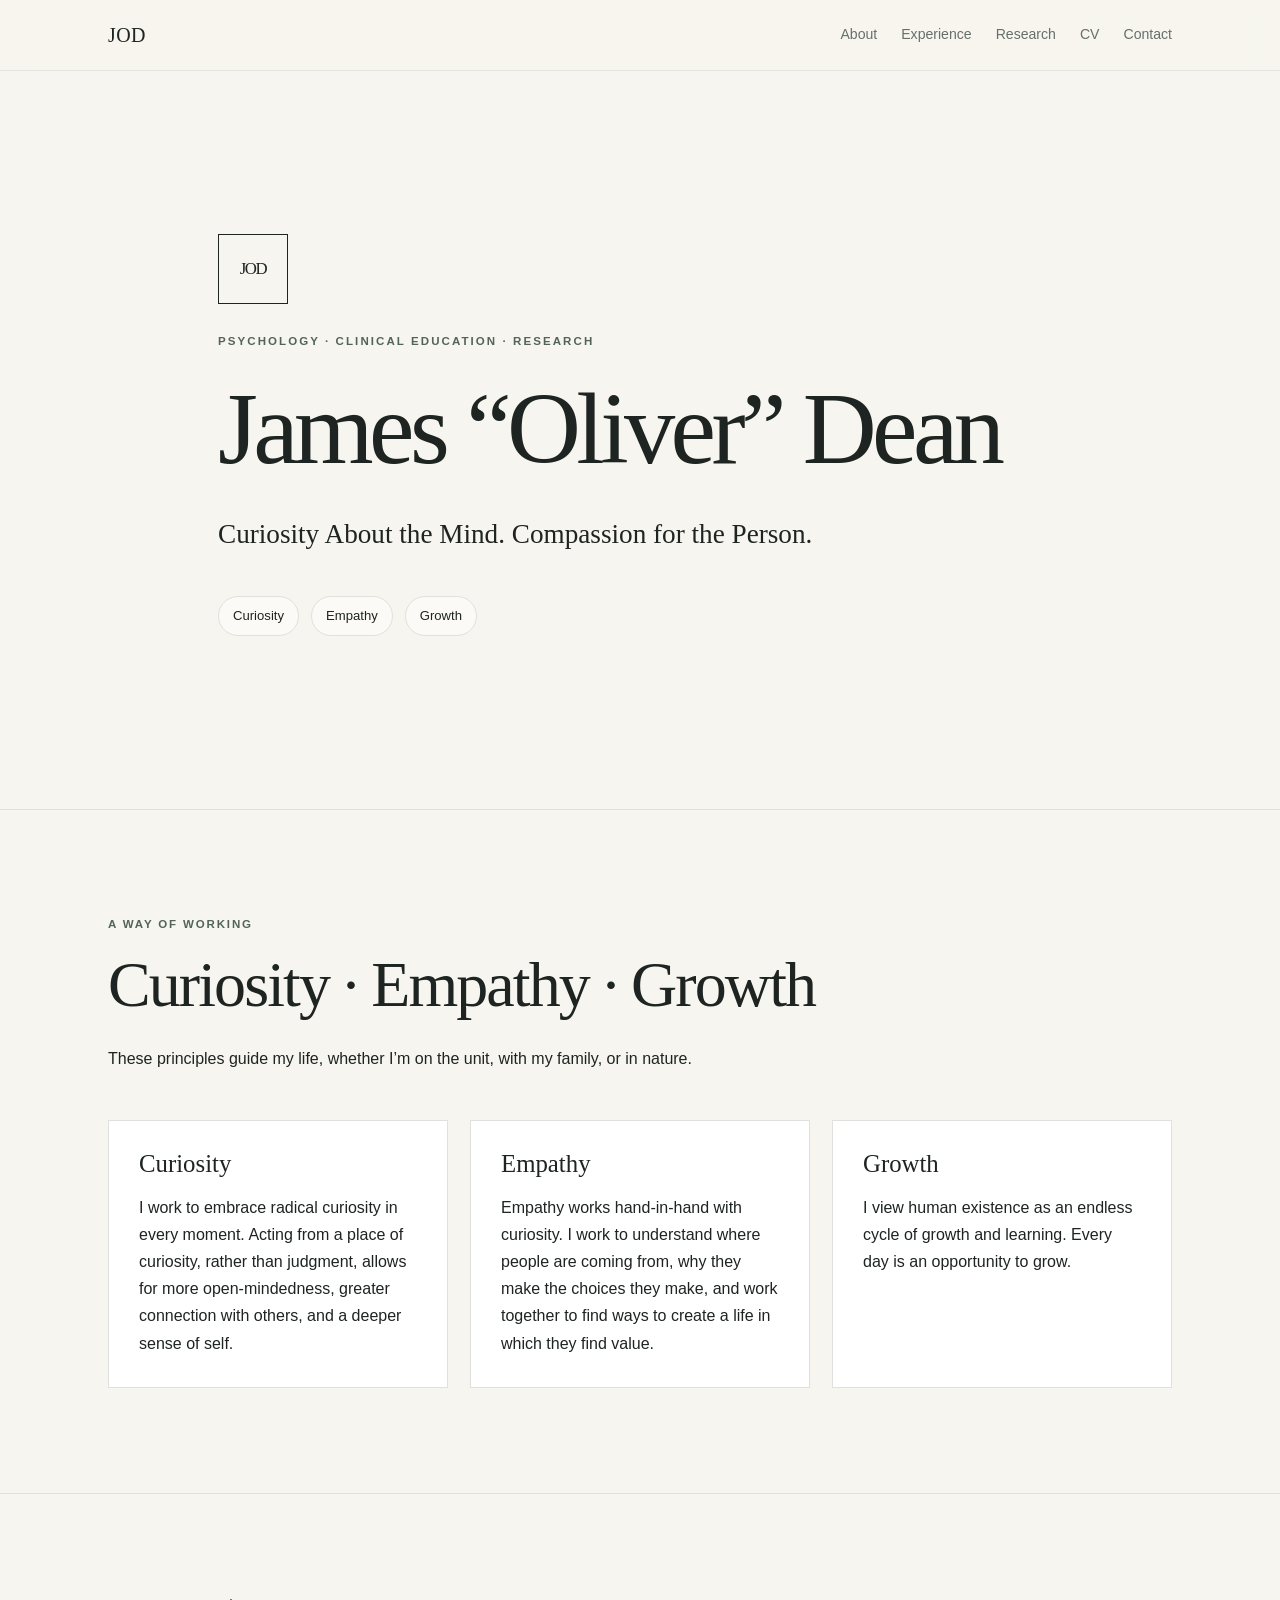
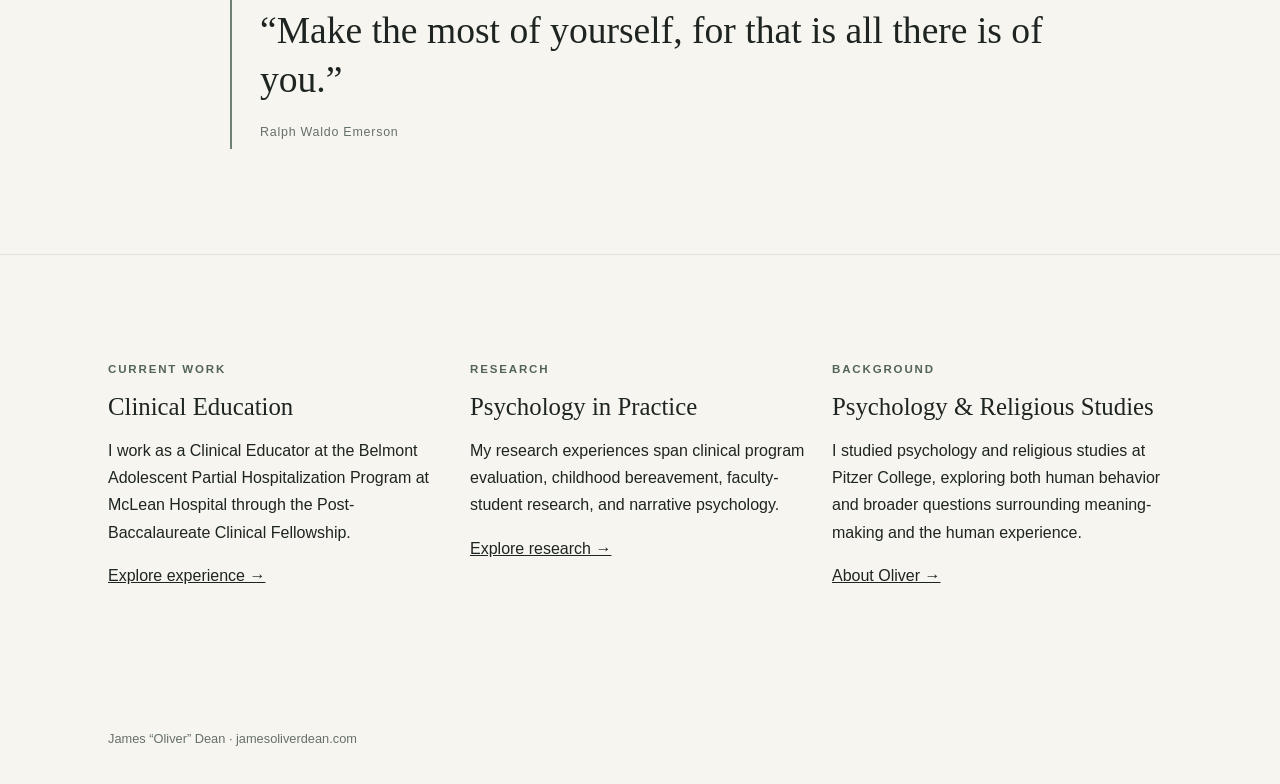
<file: index.html>
<!doctype html>
<html lang="en">
<head>
<meta charset="utf-8">
<meta name="viewport" content="width=device-width, initial-scale=1">
<title>Home · James “Oliver” Dean</title>
<meta name="description" content="James “Oliver” Dean — psychology, clinical education, and research.">
<link rel="stylesheet" href="style.css">
</head>
<body>

<header class="site-header">
  <nav class="nav">
    <a class="brand" href="index.html">JOD</a>
    <div class="nav-links">
      <a href="about.html">About</a>
      <a href="experience.html">Experience</a>
      <a href="research.html">Research</a>
      <a href="cv.html">CV</a>
      <a href="contact.html">Contact</a>
    </div>
  </nav>
</header>

<main>

<section class="hero">
  <div class="container hero-inner">
    <div class="mono" aria-label="JOD monogram">JOD</div>
    <div class="kicker">Psychology · Clinical Education · Research</div>
    <h1>James “Oliver” Dean</h1>
    <p class="lede">Curiosity About the Mind. Compassion for the Person.</p>
    <div class="hero-meta">
      <span class="pill">Curiosity</span><span class="pill">Empathy</span><span class="pill">Growth</span>
    </div>
  </div>
</section>

<section class="section">
  <div class="container">
    <div class="section-intro">
      <div class="section-label">A way of working</div>
      <h2>Curiosity · Empathy · Growth</h2>
      <p>These principles guide my life, whether I’m on the unit, with my family, or in nature.</p>
    </div>
    <div class="grid-3">
      <article class="card"><h3>Curiosity</h3><p>I work to embrace radical curiosity in every moment. Acting from a place of curiosity, rather than judgment, allows for more open-mindedness, greater connection with others, and a deeper sense of self.</p></article>
      <article class="card"><h3>Empathy</h3><p>Empathy works hand-in-hand with curiosity. I work to understand where people are coming from, why they make the choices they make, and work together to find ways to create a life in which they find value.</p></article>
      <article class="card"><h3>Growth</h3><p>I view human existence as an endless cycle of growth and learning. Every day is an opportunity to grow.</p></article>
    </div>
  </div>
</section>

<section class="section">
  <div class="container">
    <div class="quote">“Make the most of yourself, for that is all there is of you.”<cite>Ralph Waldo Emerson</cite></div>
  </div>
</section>

<section class="section">
  <div class="container">
    <div class="grid-3">
      <article><div class="section-label">Current work</div><h3>Clinical Education</h3><p>I work as a Clinical Educator at the Belmont Adolescent Partial Hospitalization Program at McLean Hospital through the Post-Baccalaureate Clinical Fellowship.</p><a href="experience.html">Explore experience →</a></article>
      <article><div class="section-label">Research</div><h3>Psychology in Practice</h3><p>My research experiences span clinical program evaluation, childhood bereavement, faculty-student research, and narrative psychology.</p><a href="research.html">Explore research →</a></article>
      <article><div class="section-label">Background</div><h3>Psychology & Religious Studies</h3><p>I studied psychology and religious studies at Pitzer College, exploring both human behavior and broader questions surrounding meaning-making and the human experience.</p><a href="about.html">About Oliver →</a></article>
    </div>
  </div>
</section>

</main>

<footer class="footer">
  <div class="container">James “Oliver” Dean · jamesoliverdean.com</div>
</footer>

</body>
</html>
</file>
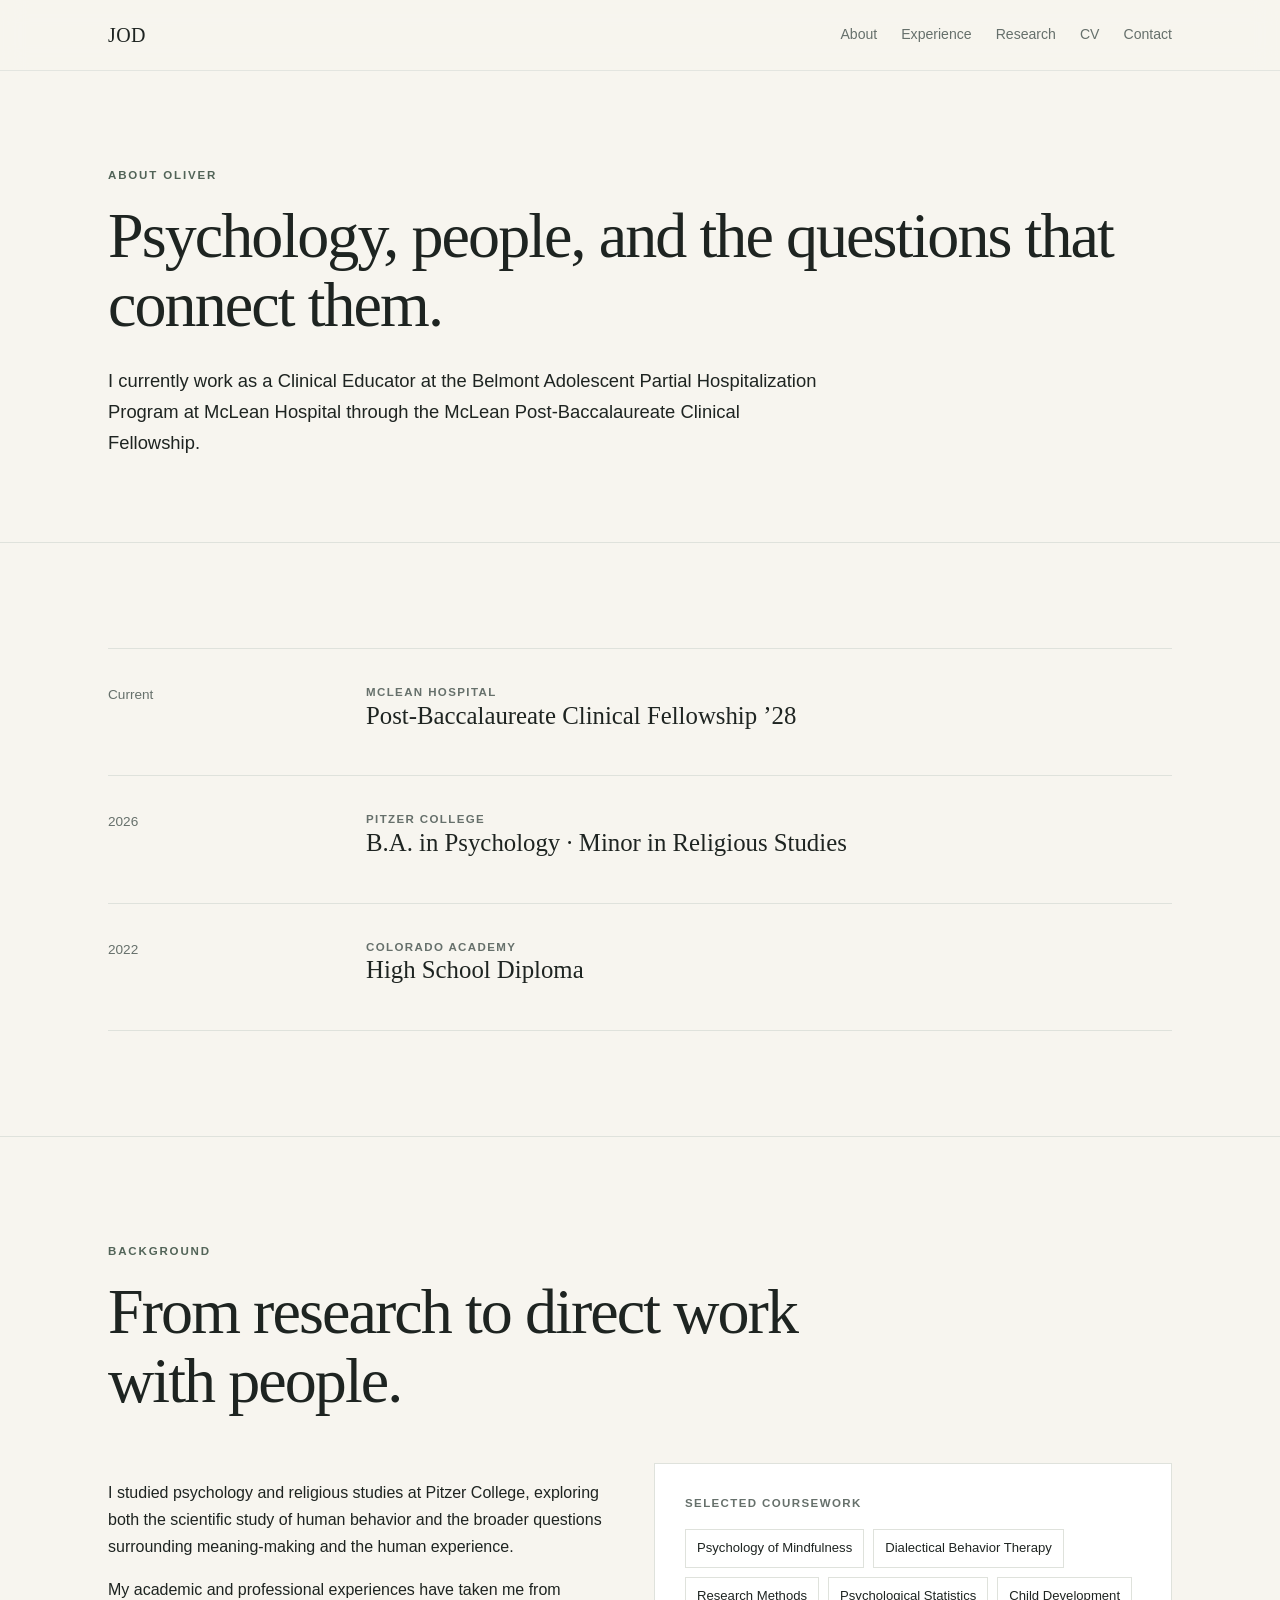
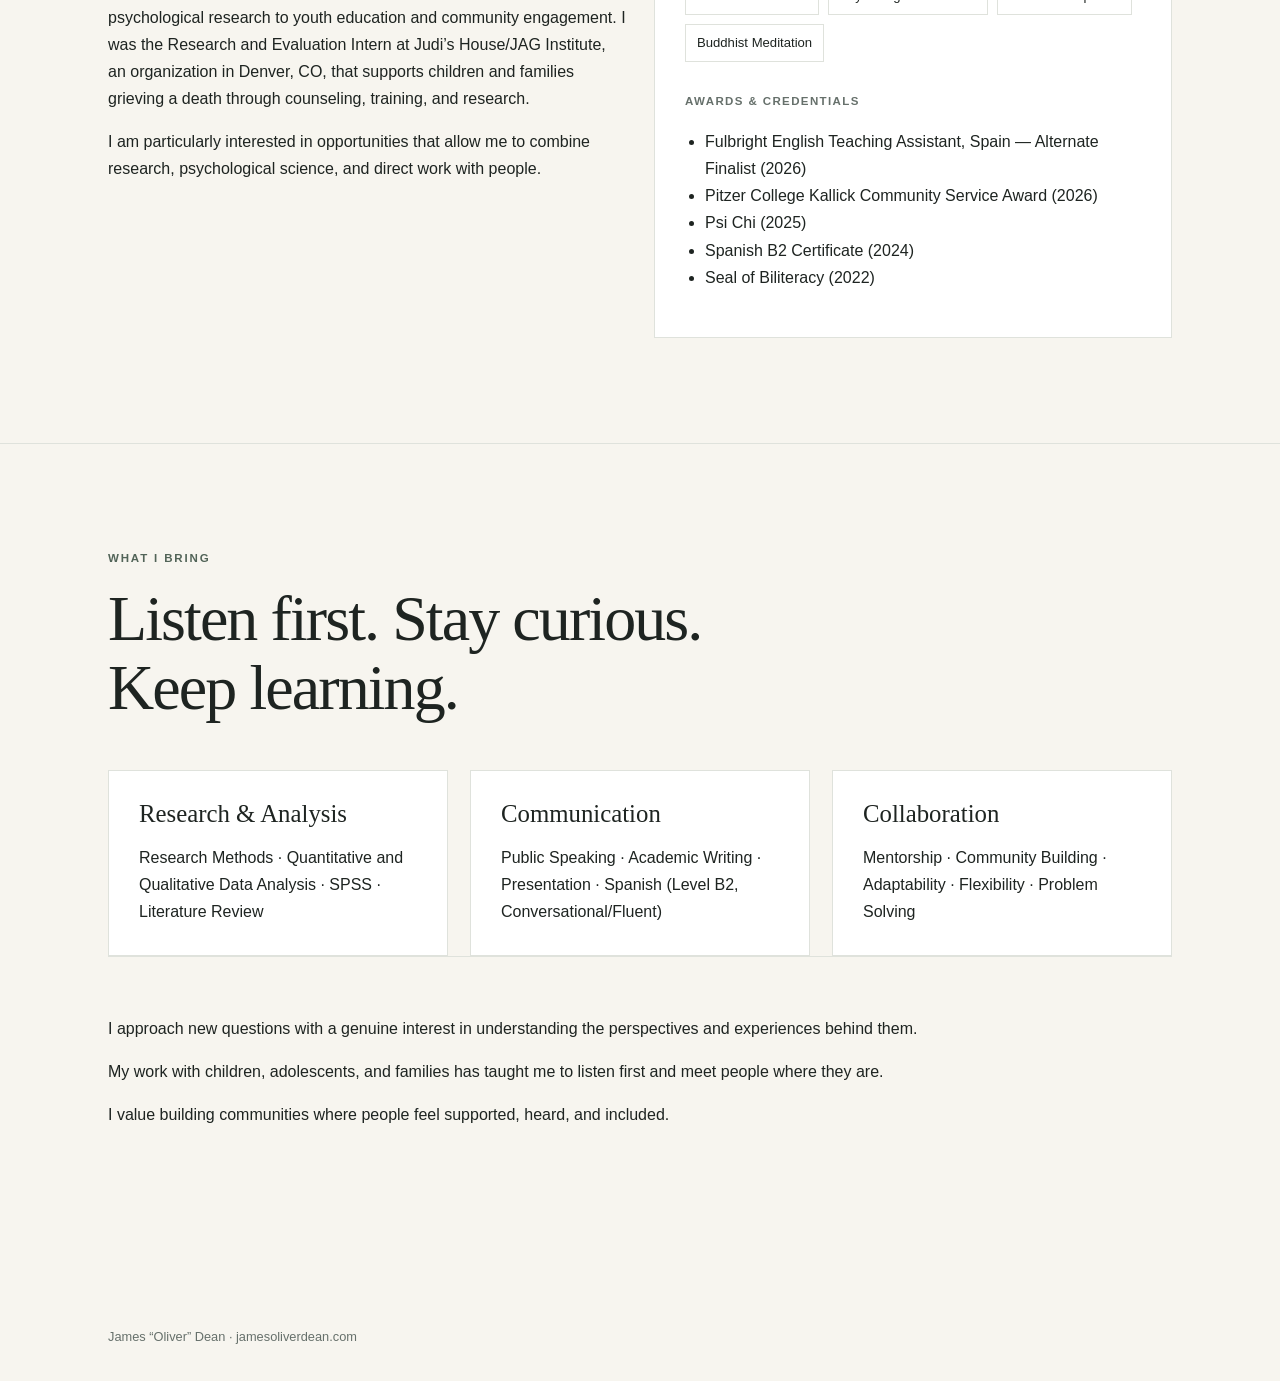
<file: about.html>
<!doctype html>
<html lang="en">
<head>
<meta charset="utf-8">
<meta name="viewport" content="width=device-width, initial-scale=1">
<title>About · James “Oliver” Dean</title>
<meta name="description" content="James “Oliver” Dean — psychology, clinical education, and research.">
<link rel="stylesheet" href="style.css">
</head>
<body>

<header class="site-header">
  <nav class="nav">
    <a class="brand" href="index.html">JOD</a>
    <div class="nav-links">
      <a href="about.html">About</a>
      <a href="experience.html">Experience</a>
      <a href="research.html">Research</a>
      <a href="cv.html">CV</a>
      <a href="contact.html">Contact</a>
    </div>
  </nav>
</header>

<main>

<section class="page-hero">
  <div class="container">
    <div class="section-label">About Oliver</div>
    <h2>Psychology, people, and the questions that connect them.</h2>
    <p>I currently work as a Clinical Educator at the Belmont Adolescent Partial Hospitalization Program at McLean Hospital through the McLean Post-Baccalaureate Clinical Fellowship.</p>
  </div>
</section>

<section class="section">
  <div class="container">
    <div class="timeline">
      <div class="timeline-item"><div class="timeline-date">Current</div><div><div class="eyebrow">McLean Hospital</div><h3>Post-Baccalaureate Clinical Fellowship ’28</h3></div></div>
      <div class="timeline-item"><div class="timeline-date">2026</div><div><div class="eyebrow">Pitzer College</div><h3>B.A. in Psychology · Minor in Religious Studies</h3></div></div>
      <div class="timeline-item"><div class="timeline-date">2022</div><div><div class="eyebrow">Colorado Academy</div><h3>High School Diploma</h3></div></div>
    </div>
  </div>
</section>

<section class="section">
  <div class="container">
    <div class="section-intro">
      <div class="section-label">Background</div>
      <h2>From research to direct work with people.</h2>
    </div>
    <div class="grid-2">
      <div>
        <p>I studied psychology and religious studies at Pitzer College, exploring both the scientific study of human behavior and the broader questions surrounding meaning-making and the human experience.</p>
        <p>My academic and professional experiences have taken me from psychological research to youth education and community engagement. I was the Research and Evaluation Intern at Judi’s House/JAG Institute, an organization in Denver, CO, that supports children and families grieving a death through counseling, training, and research.</p>
        <p>I am particularly interested in opportunities that allow me to combine research, psychological science, and direct work with people.</p>
      </div>
      <div class="card">
        <div class="eyebrow">Selected coursework</div>
        <div class="skills" style="margin-top:16px">
          <span class="skill">Psychology of Mindfulness</span><span class="skill">Dialectical Behavior Therapy</span><span class="skill">Research Methods</span><span class="skill">Psychological Statistics</span><span class="skill">Child Development</span><span class="skill">Buddhist Meditation</span>
        </div>
        <div class="eyebrow" style="margin-top:30px">Awards & credentials</div>
        <ul class="list">
          <li>Fulbright English Teaching Assistant, Spain — Alternate Finalist (2026)</li>
          <li>Pitzer College Kallick Community Service Award (2026)</li>
          <li>Psi Chi (2025)</li>
          <li>Spanish B2 Certificate (2024)</li>
          <li>Seal of Biliteracy (2022)</li>
        </ul>
      </div>
    </div>
  </div>
</section>

<section class="section">
  <div class="container">
    <div class="section-intro"><div class="section-label">What I bring</div><h2>Listen first. Stay curious. Keep learning.</h2></div>
    <div class="grid-3">
      <article class="card"><h3>Research & Analysis</h3><p>Research Methods · Quantitative and Qualitative Data Analysis · SPSS · Literature Review</p></article>
      <article class="card"><h3>Communication</h3><p>Public Speaking · Academic Writing · Presentation · Spanish (Level B2, Conversational/Fluent)</p></article>
      <article class="card"><h3>Collaboration</h3><p>Mentorship · Community Building · Adaptability · Flexibility · Problem Solving</p></article>
    </div>
    <div class="feature">
      <p>I approach new questions with a genuine interest in understanding the perspectives and experiences behind them.</p>
      <p>My work with children, adolescents, and families has taught me to listen first and meet people where they are.</p>
      <p>I value building communities where people feel supported, heard, and included.</p>
    </div>
  </div>
</section>

</main>

<footer class="footer">
  <div class="container">James “Oliver” Dean · jamesoliverdean.com</div>
</footer>

</body>
</html>
</file>
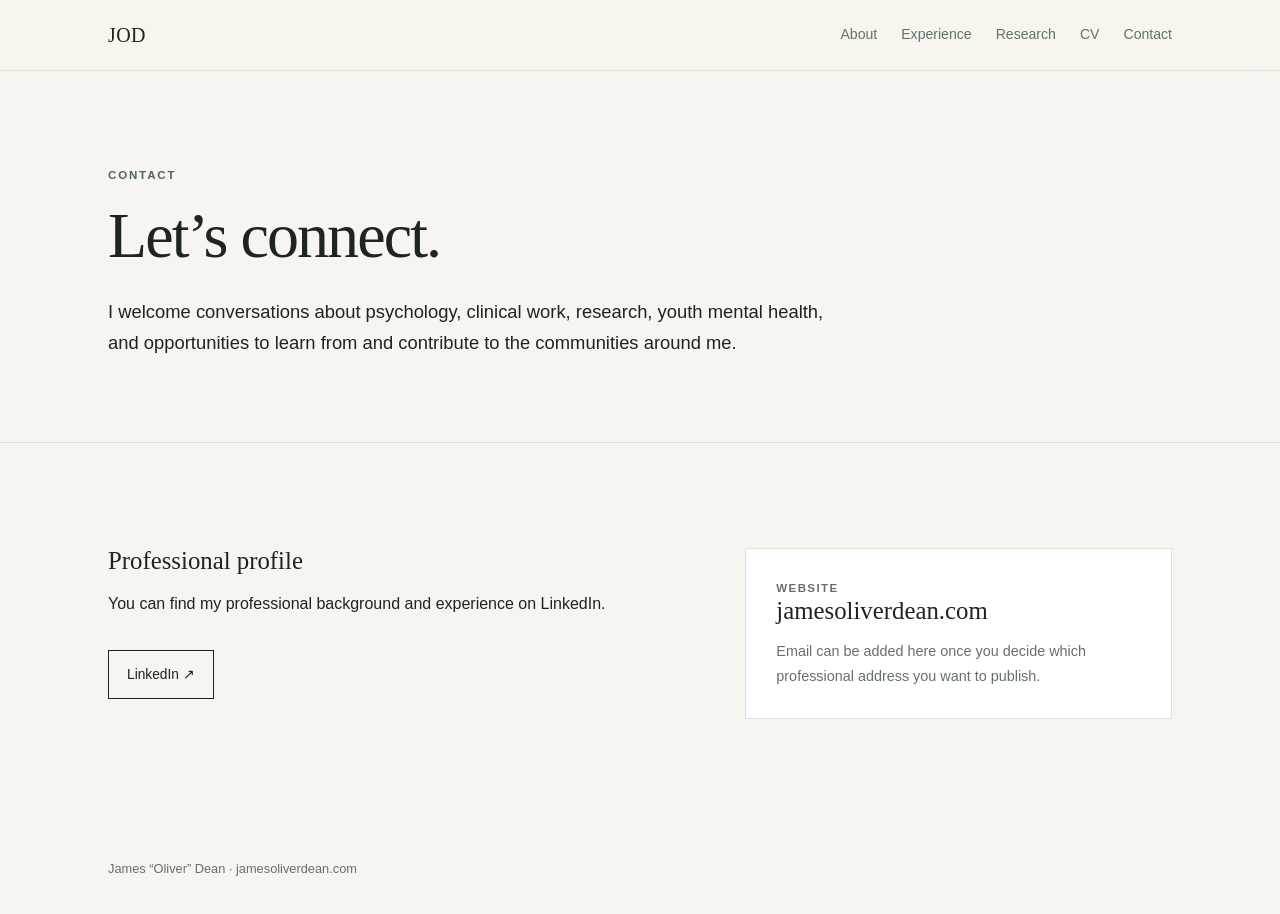
<file: contact.html>
<!doctype html>
<html lang="en">
<head>
<meta charset="utf-8">
<meta name="viewport" content="width=device-width, initial-scale=1">
<title>Contact · James “Oliver” Dean</title>
<meta name="description" content="James “Oliver” Dean — psychology, clinical education, and research.">
<link rel="stylesheet" href="style.css">
</head>
<body>

<header class="site-header">
  <nav class="nav">
    <a class="brand" href="index.html">JOD</a>
    <div class="nav-links">
      <a href="about.html">About</a>
      <a href="experience.html">Experience</a>
      <a href="research.html">Research</a>
      <a href="cv.html">CV</a>
      <a href="contact.html">Contact</a>
    </div>
  </nav>
</header>

<main>

<section class="page-hero">
  <div class="container">
    <div class="section-label">Contact</div>
    <h2>Let’s connect.</h2>
    <p>I welcome conversations about psychology, clinical work, research, youth mental health, and opportunities to learn from and contribute to the communities around me.</p>
  </div>
</section>

<section class="section">
  <div class="container contact-grid">
    <div>
      <h3>Professional profile</h3>
      <p>You can find my professional background and experience on LinkedIn.</p>
      <a class="button" href="https://www.linkedin.com/in/oliverdean" target="_blank" rel="noopener">LinkedIn ↗</a>
    </div>
    <div class="card">
      <div class="eyebrow">Website</div>
      <h3>jamesoliverdean.com</h3>
      <p class="small">Email can be added here once you decide which professional address you want to publish.</p>
    </div>
  </div>
</section>

</main>

<footer class="footer">
  <div class="container">James “Oliver” Dean · jamesoliverdean.com</div>
</footer>

</body>
</html>
</file>
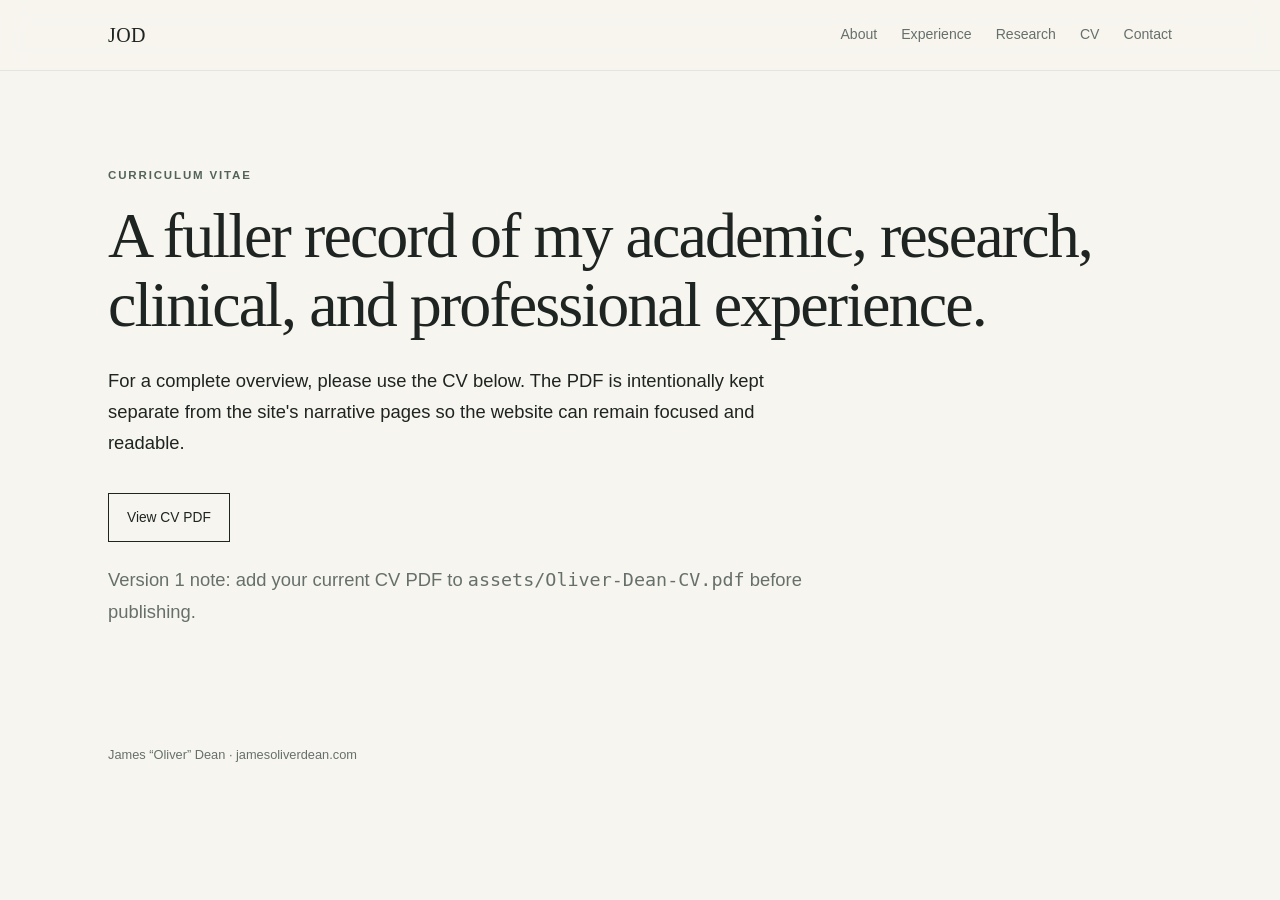
<file: cv.html>
<!doctype html>
<html lang="en">
<head>
<meta charset="utf-8">
<meta name="viewport" content="width=device-width, initial-scale=1">
<title>CV · James “Oliver” Dean</title>
<meta name="description" content="James “Oliver” Dean — psychology, clinical education, and research.">
<link rel="stylesheet" href="style.css">
</head>
<body>

<header class="site-header">
  <nav class="nav">
    <a class="brand" href="index.html">JOD</a>
    <div class="nav-links">
      <a href="about.html">About</a>
      <a href="experience.html">Experience</a>
      <a href="research.html">Research</a>
      <a href="cv.html">CV</a>
      <a href="contact.html">Contact</a>
    </div>
  </nav>
</header>

<main>

<section class="page-hero">
  <div class="container">
    <div class="section-label">Curriculum Vitae</div>
    <h2>A fuller record of my academic, research, clinical, and professional experience.</h2>
    <p>For a complete overview, please use the CV below. The PDF is intentionally kept separate from the site's narrative pages so the website can remain focused and readable.</p>
    <a class="button" href="assets/Oliver-Dean-CV.pdf">View CV PDF</a>
    <p class="small" style="margin-top:22px">Version 1 note: add your current CV PDF to <code>assets/Oliver-Dean-CV.pdf</code> before publishing.</p>
  </div>
</section>

</main>

<footer class="footer">
  <div class="container">James “Oliver” Dean · jamesoliverdean.com</div>
</footer>

</body>
</html>
</file>
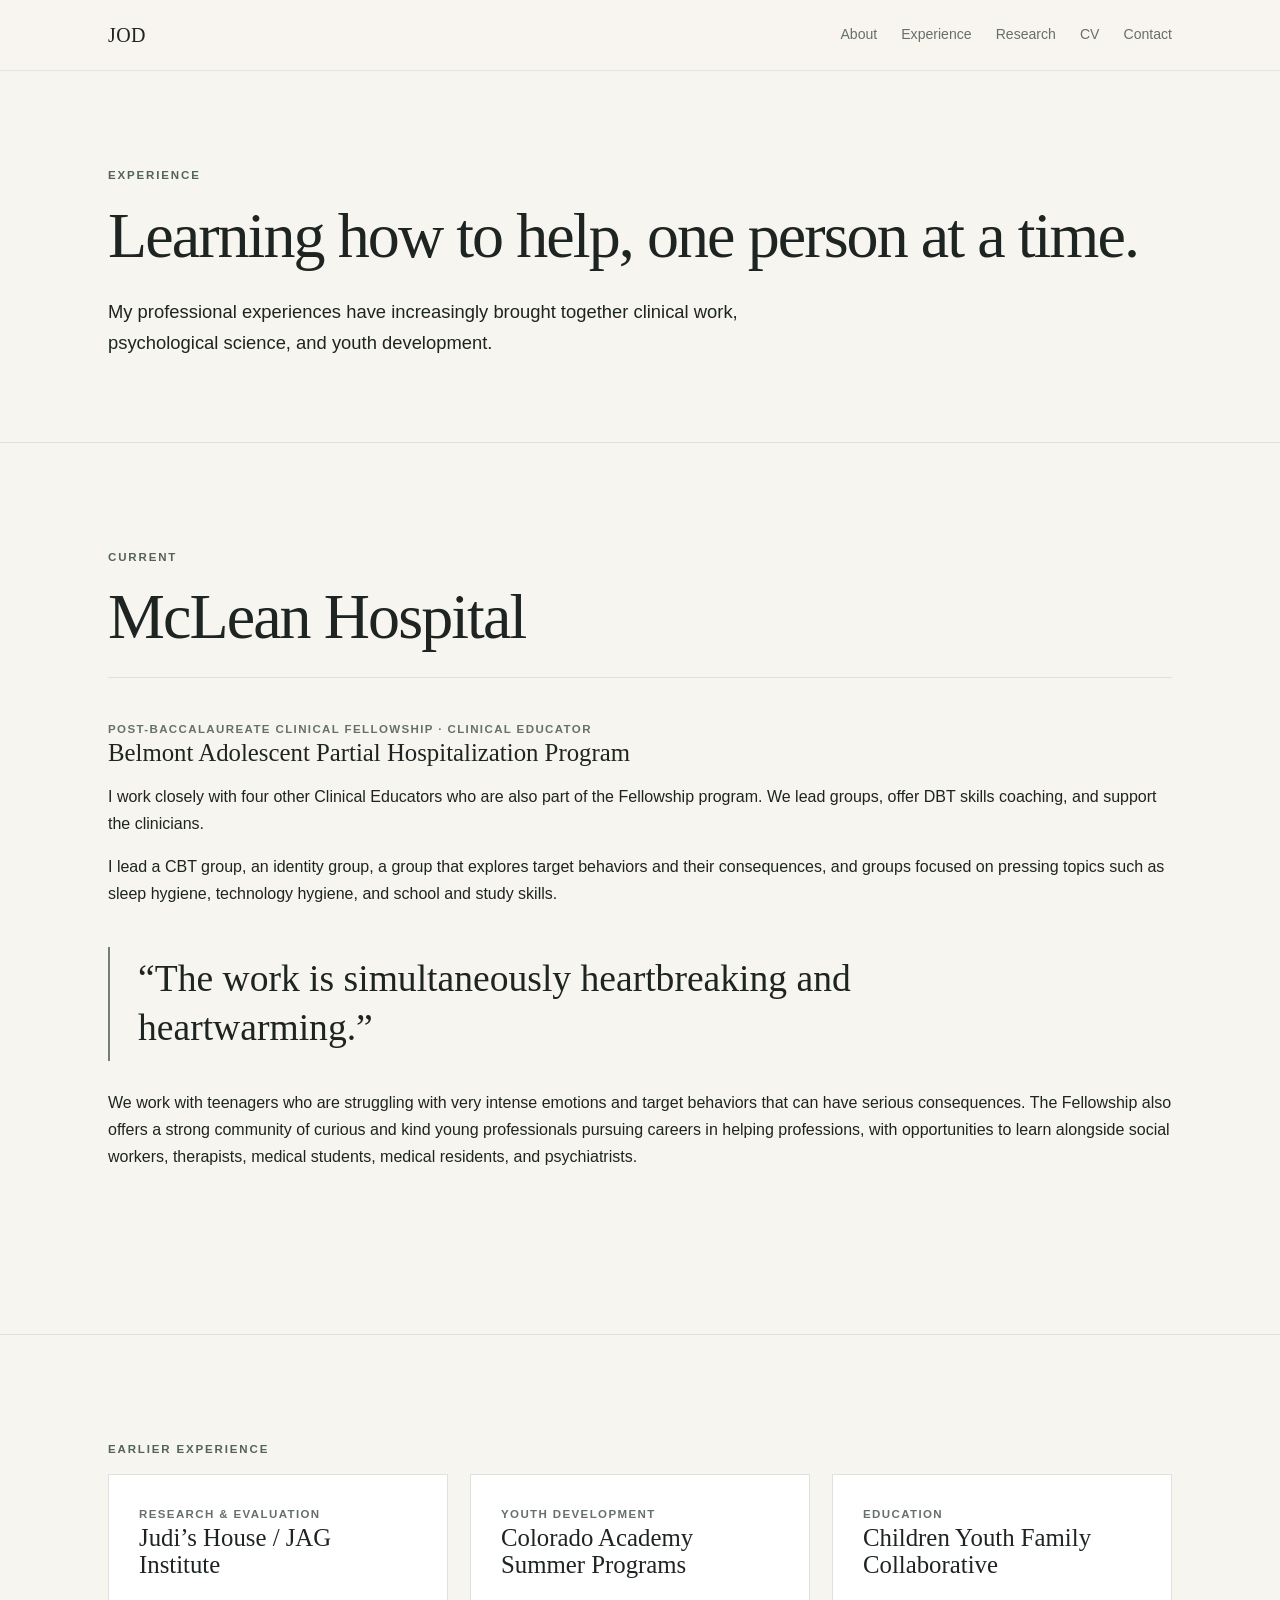
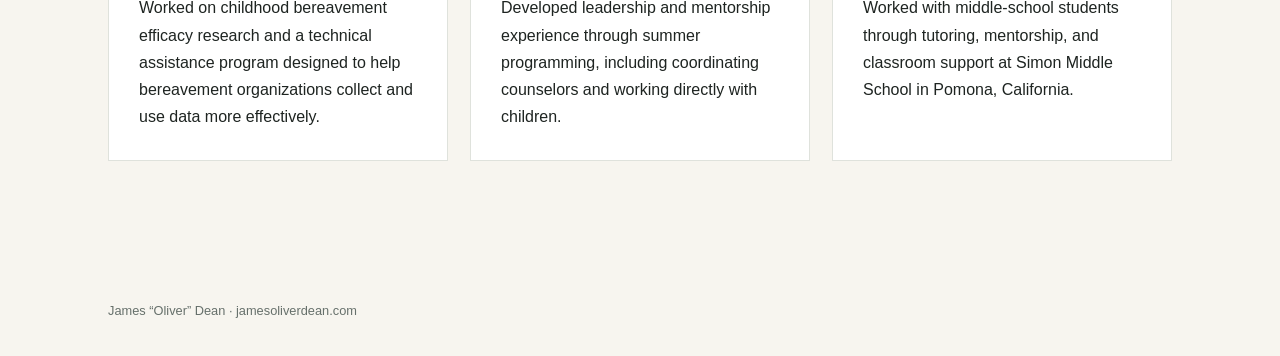
<file: experience.html>
<!doctype html>
<html lang="en">
<head>
<meta charset="utf-8">
<meta name="viewport" content="width=device-width, initial-scale=1">
<title>Experience · James “Oliver” Dean</title>
<meta name="description" content="James “Oliver” Dean — psychology, clinical education, and research.">
<link rel="stylesheet" href="style.css">
</head>
<body>

<header class="site-header">
  <nav class="nav">
    <a class="brand" href="index.html">JOD</a>
    <div class="nav-links">
      <a href="about.html">About</a>
      <a href="experience.html">Experience</a>
      <a href="research.html">Research</a>
      <a href="cv.html">CV</a>
      <a href="contact.html">Contact</a>
    </div>
  </nav>
</header>

<main>

<section class="page-hero">
  <div class="container">
    <div class="section-label">Experience</div>
    <h2>Learning how to help, one person at a time.</h2>
    <p>My professional experiences have increasingly brought together clinical work, psychological science, and youth development.</p>
  </div>
</section>

<section class="section">
  <div class="container">
    <div class="section-label">Current</div>
    <h2>McLean Hospital</h2>
    <div class="feature">
      <div class="eyebrow">Post-Baccalaureate Clinical Fellowship · Clinical Educator</div>
      <h3>Belmont Adolescent Partial Hospitalization Program</h3>
      <p>I work closely with four other Clinical Educators who are also part of the Fellowship program. We lead groups, offer DBT skills coaching, and support the clinicians.</p>
      <p>I lead a CBT group, an identity group, a group that explores target behaviors and their consequences, and groups focused on pressing topics such as sleep hygiene, technology hygiene, and school and study skills.</p>
      <div class="quote" style="margin:40px 0 0">“The work is simultaneously heartbreaking and heartwarming.”</div>
      <p style="margin-top:28px">We work with teenagers who are struggling with very intense emotions and target behaviors that can have serious consequences. The Fellowship also offers a strong community of curious and kind young professionals pursuing careers in helping professions, with opportunities to learn alongside social workers, therapists, medical students, medical residents, and psychiatrists.</p>
    </div>
  </div>
</section>

<section class="section">
  <div class="container">
    <div class="section-label">Earlier experience</div>
    <div class="grid-3">
      <article class="card"><div class="eyebrow">Research & Evaluation</div><h3>Judi’s House / JAG Institute</h3><p>Worked on childhood bereavement efficacy research and a technical assistance program designed to help bereavement organizations collect and use data more effectively.</p></article>
      <article class="card"><div class="eyebrow">Youth Development</div><h3>Colorado Academy Summer Programs</h3><p>Developed leadership and mentorship experience through summer programming, including coordinating counselors and working directly with children.</p></article>
      <article class="card"><div class="eyebrow">Education</div><h3>Children Youth Family Collaborative</h3><p>Worked with middle-school students through tutoring, mentorship, and classroom support at Simon Middle School in Pomona, California.</p></article>
    </div>
  </div>
</section>

</main>

<footer class="footer">
  <div class="container">James “Oliver” Dean · jamesoliverdean.com</div>
</footer>

</body>
</html>
</file>
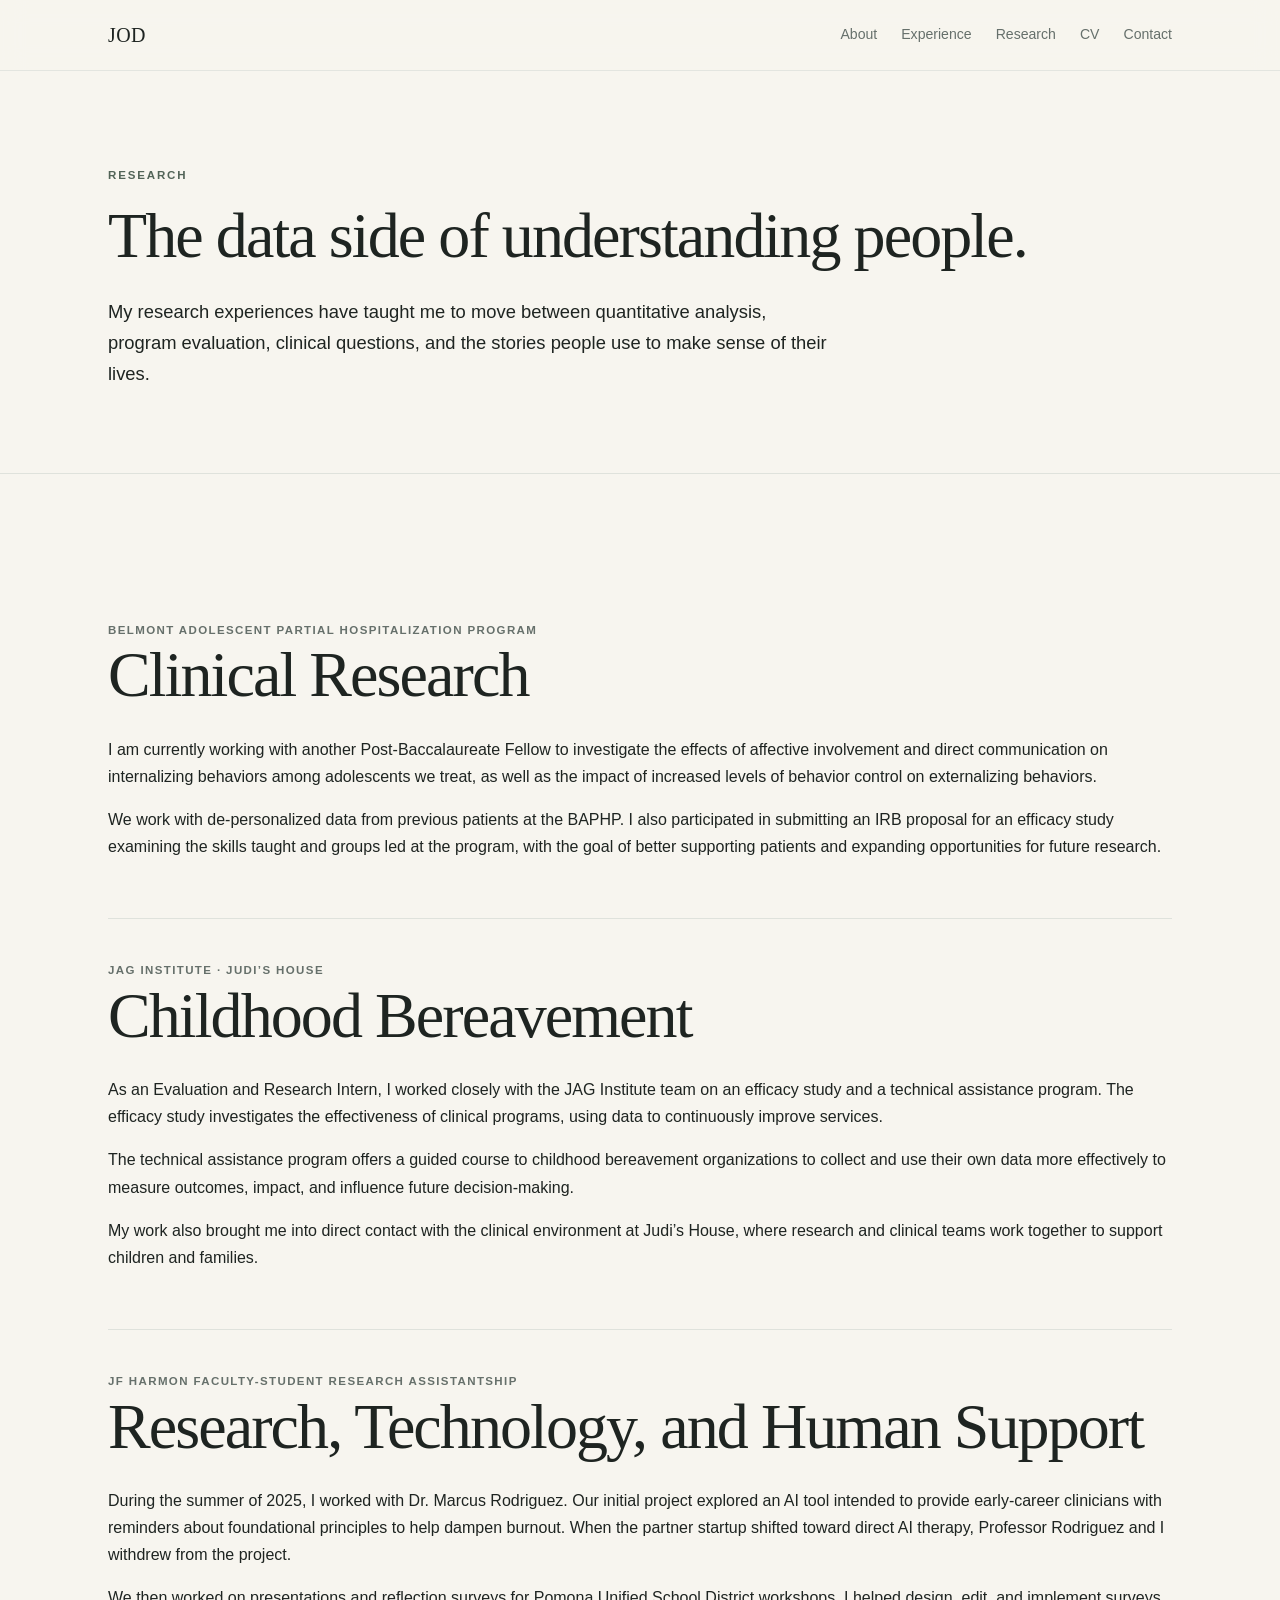
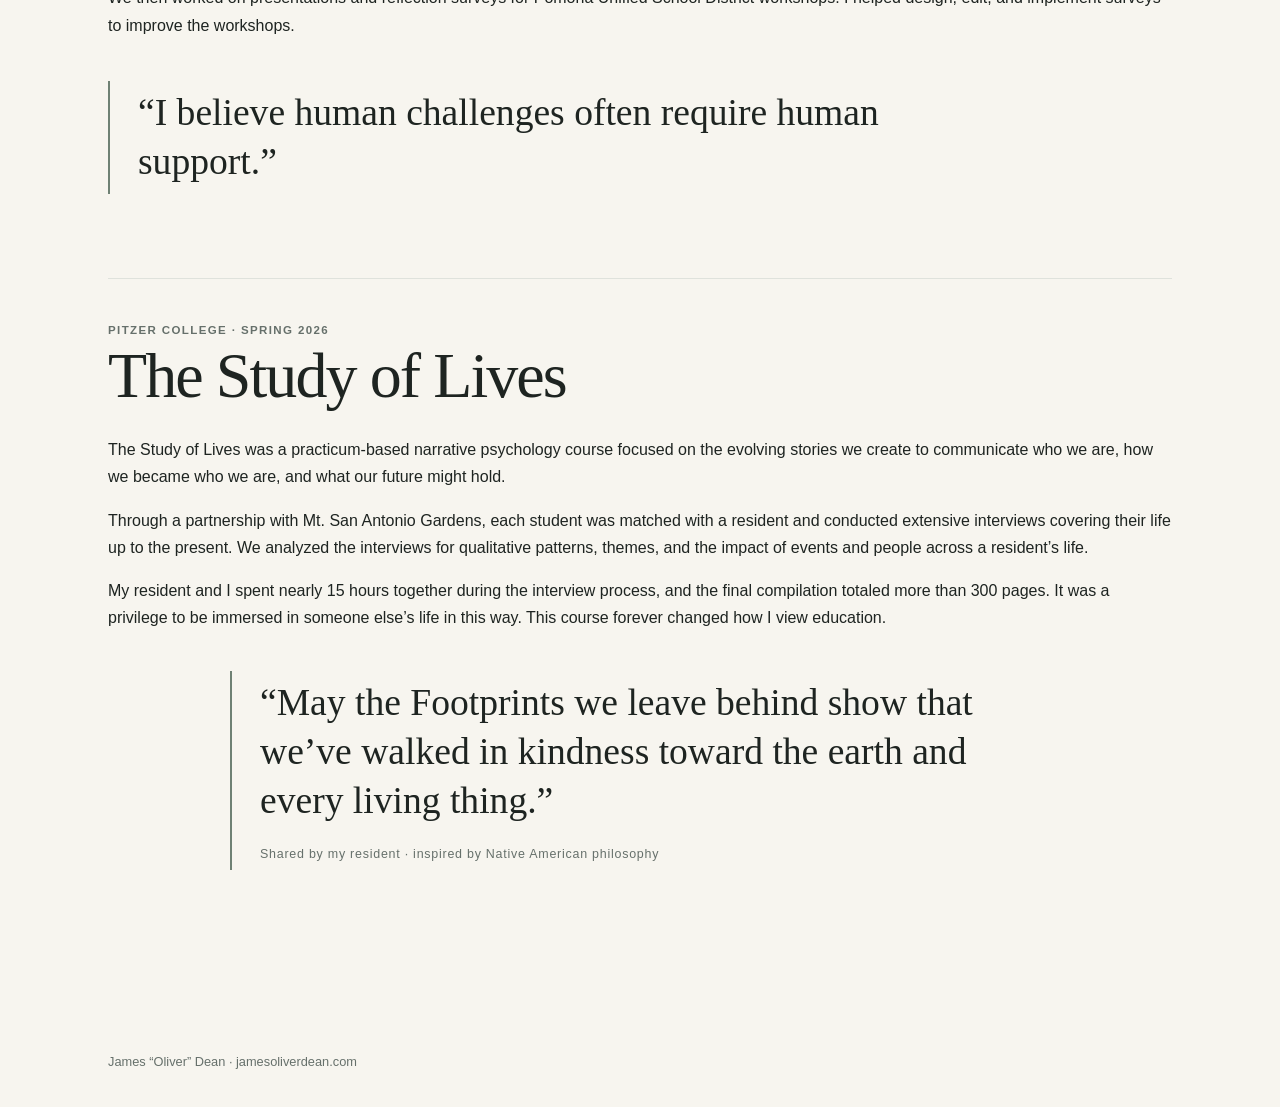
<file: research.html>
<!doctype html>
<html lang="en">
<head>
<meta charset="utf-8">
<meta name="viewport" content="width=device-width, initial-scale=1">
<title>Research · James “Oliver” Dean</title>
<meta name="description" content="James “Oliver” Dean — psychology, clinical education, and research.">
<link rel="stylesheet" href="style.css">
</head>
<body>

<header class="site-header">
  <nav class="nav">
    <a class="brand" href="index.html">JOD</a>
    <div class="nav-links">
      <a href="about.html">About</a>
      <a href="experience.html">Experience</a>
      <a href="research.html">Research</a>
      <a href="cv.html">CV</a>
      <a href="contact.html">Contact</a>
    </div>
  </nav>
</header>

<main>

<section class="page-hero">
  <div class="container">
    <div class="section-label">Research</div>
    <h2>The data side of understanding people.</h2>
    <p>My research experiences have taught me to move between quantitative analysis, program evaluation, clinical questions, and the stories people use to make sense of their lives.</p>
  </div>
</section>

<section class="section">
  <div class="container">
    <div class="feature">
      <div class="eyebrow">Belmont Adolescent Partial Hospitalization Program</div>
      <h2>Clinical Research</h2>
      <p>I am currently working with another Post-Baccalaureate Fellow to investigate the effects of affective involvement and direct communication on internalizing behaviors among adolescents we treat, as well as the impact of increased levels of behavior control on externalizing behaviors.</p>
      <p>We work with de-personalized data from previous patients at the BAPHP. I also participated in submitting an IRB proposal for an efficacy study examining the skills taught and groups led at the program, with the goal of better supporting patients and expanding opportunities for future research.</p>
    </div>

    <div class="feature">
      <div class="eyebrow">JAG Institute · Judi’s House</div>
      <h2>Childhood Bereavement</h2>
      <p>As an Evaluation and Research Intern, I worked closely with the JAG Institute team on an efficacy study and a technical assistance program. The efficacy study investigates the effectiveness of clinical programs, using data to continuously improve services.</p>
      <p>The technical assistance program offers a guided course to childhood bereavement organizations to collect and use their own data more effectively to measure outcomes, impact, and influence future decision-making.</p>
      <p>My work also brought me into direct contact with the clinical environment at Judi’s House, where research and clinical teams work together to support children and families.</p>
    </div>

    <div class="feature">
      <div class="eyebrow">JF Harmon Faculty-Student Research Assistantship</div>
      <h2>Research, Technology, and Human Support</h2>
      <p>During the summer of 2025, I worked with Dr. Marcus Rodriguez. Our initial project explored an AI tool intended to provide early-career clinicians with reminders about foundational principles to help dampen burnout. When the partner startup shifted toward direct AI therapy, Professor Rodriguez and I withdrew from the project.</p>
      <p>We then worked on presentations and reflection surveys for Pomona Unified School District workshops. I helped design, edit, and implement surveys to improve the workshops.</p>
      <div class="quote" style="margin:42px 0">“I believe human challenges often require human support.”</div>
    </div>

    <div class="feature">
      <div class="eyebrow">Pitzer College · Spring 2026</div>
      <h2>The Study of Lives</h2>
      <p>The Study of Lives was a practicum-based narrative psychology course focused on the evolving stories we create to communicate who we are, how we became who we are, and what our future might hold.</p>
      <p>Through a partnership with Mt. San Antonio Gardens, each student was matched with a resident and conducted extensive interviews covering their life up to the present. We analyzed the interviews for qualitative patterns, themes, and the impact of events and people across a resident’s life.</p>
      <p>My resident and I spent nearly 15 hours together during the interview process, and the final compilation totaled more than 300 pages. It was a privilege to be immersed in someone else’s life in this way. This course forever changed how I view education.</p>
      <div class="quote" style="margin-top:40px">“May the Footprints we leave behind show that we’ve walked in kindness toward the earth and every living thing.”<cite>Shared by my resident · inspired by Native American philosophy</cite></div>
    </div>
  </div>
</section>

</main>

<footer class="footer">
  <div class="container">James “Oliver” Dean · jamesoliverdean.com</div>
</footer>

</body>
</html>
</file>
<file: style.css>
:root {
  --ink: #1e2421;
  --muted: #66706b;
  --paper: #f7f5ef;
  --surface: #ffffff;
  --line: #dfe2dc;
  --accent: #6f8174;
  --accent-dark: #526458;
  --serif: Georgia, "Times New Roman", serif;
  --sans: Inter, ui-sans-serif, -apple-system, BlinkMacSystemFont, "Segoe UI", sans-serif;
  --max: 1120px;
}
* { box-sizing: border-box; }
html { scroll-behavior: smooth; }
body {
  margin: 0;
  color: var(--ink);
  background: var(--paper);
  font-family: var(--sans);
  line-height: 1.7;
}
a { color: inherit; }
.site-header {
  position: sticky; top: 0; z-index: 20;
  background: rgba(247,245,239,.94);
  backdrop-filter: blur(12px);
  border-bottom: 1px solid rgba(223,226,220,.8);
}
.nav {
  max-width: var(--max); margin: auto; padding: 18px 28px;
  display: flex; align-items: center; justify-content: space-between; gap: 24px;
}
.brand {
  text-decoration: none; font-family: var(--serif); font-size: 1.25rem;
  letter-spacing: .02em;
}
.nav-links { display: flex; gap: 24px; flex-wrap: wrap; justify-content: flex-end; }
.nav-links a { text-decoration: none; font-size: .88rem; color: var(--muted); }
.nav-links a:hover { color: var(--ink); }
main { overflow: hidden; }
.container { max-width: var(--max); margin: auto; padding: 0 28px; }
.hero {
  min-height: 82vh; display: grid; place-items: center;
  padding: 90px 0 100px;
}
.hero-inner { width: 100%; max-width: 900px; }
.kicker {
  text-transform: uppercase; letter-spacing: .18em; font-size: .72rem;
  color: var(--accent-dark); font-weight: 700; margin-bottom: 22px;
}
h1, h2, h3 { font-family: var(--serif); font-weight: 400; line-height: 1.08; }
h1 { font-size: clamp(3.5rem, 8vw, 7rem); margin: 0 0 22px; letter-spacing: -.045em; }
h2 { font-size: clamp(2.2rem, 5vw, 4rem); margin: 0 0 26px; letter-spacing: -.03em; }
h3 { font-size: 1.55rem; margin: 0 0 12px; }
.lede { font-family: var(--serif); font-size: clamp(1.25rem, 2.3vw, 1.7rem); max-width: 760px; }
.hero-meta { margin-top: 38px; display: flex; gap: 12px; flex-wrap: wrap; }
.pill {
  border: 1px solid var(--line); border-radius: 999px; padding: 8px 14px;
  font-size: .82rem; background: rgba(255,255,255,.45);
}
.section { padding: 105px 0; border-top: 1px solid var(--line); }
.section-intro { max-width: 720px; margin-bottom: 48px; }
.section-label {
  color: var(--accent-dark); text-transform: uppercase; letter-spacing: .16em;
  font-size: .72rem; font-weight: 700; margin-bottom: 15px;
}
.grid-3 { display: grid; grid-template-columns: repeat(3,1fr); gap: 22px; }
.grid-2 { display: grid; grid-template-columns: repeat(2,1fr); gap: 28px; }
.card {
  background: var(--surface); border: 1px solid var(--line); padding: 30px;
}
.card p:last-child { margin-bottom: 0; }
.quote {
  border-left: 2px solid var(--accent); padding: 8px 0 8px 28px;
  max-width: 820px; margin: 0 auto;
  font-family: var(--serif); font-size: clamp(1.55rem, 3vw, 2.35rem); line-height: 1.3;
}
.quote cite { display: block; font-family: var(--sans); font-size: .78rem; color: var(--muted); margin-top: 20px; font-style: normal; letter-spacing: .06em; }
.timeline { border-top: 1px solid var(--line); }
.timeline-item {
  display: grid; grid-template-columns: 220px 1fr; gap: 38px;
  padding: 34px 0; border-bottom: 1px solid var(--line);
}
.timeline-date { color: var(--muted); font-size: .85rem; }
.eyebrow { text-transform: uppercase; letter-spacing: .12em; color: var(--muted); font-size: .72rem; font-weight: 700; }
.list { padding-left: 20px; }
.skills { display: flex; flex-wrap: wrap; gap: 9px; }
.skill { padding: 7px 11px; border: 1px solid var(--line); background: var(--surface); font-size: .82rem; }
.cta {
  background: var(--ink); color: white; padding: 55px;
}
.cta a { color: white; }
.button {
  display: inline-block; text-decoration: none; padding: 12px 18px;
  border: 1px solid currentColor; margin-top: 16px; font-size: .86rem;
}
.footer { padding: 34px 0; color: var(--muted); font-size: .8rem; }
.small { color: var(--muted); font-size: .9rem; }
.page-hero { padding: 95px 0 65px; }
.page-hero p { max-width: 720px; font-size: 1.15rem; }
.feature { padding: 42px 0; border-top: 1px solid var(--line); }
.feature:first-of-type { border-top: 0; }
.mono {
  width: 70px; height: 70px; border: 1px solid var(--ink); display: grid; place-items: center;
  font-family: var(--serif); font-size: 1.05rem; letter-spacing: -.08em; margin-bottom: 28px;
}
.contact-grid { display: grid; grid-template-columns: 1.4fr 1fr; gap: 40px; }
@media (max-width: 760px) {
  .nav { align-items: flex-start; }
  .nav-links { gap: 10px 16px; }
  .hero { min-height: auto; padding: 75px 0 85px; }
  .grid-3, .grid-2, .contact-grid { grid-template-columns: 1fr; }
  .timeline-item { grid-template-columns: 1fr; gap: 8px; }
  .cta { padding: 34px 26px; }
  h1 { font-size: 3.7rem; }
}
</file>
